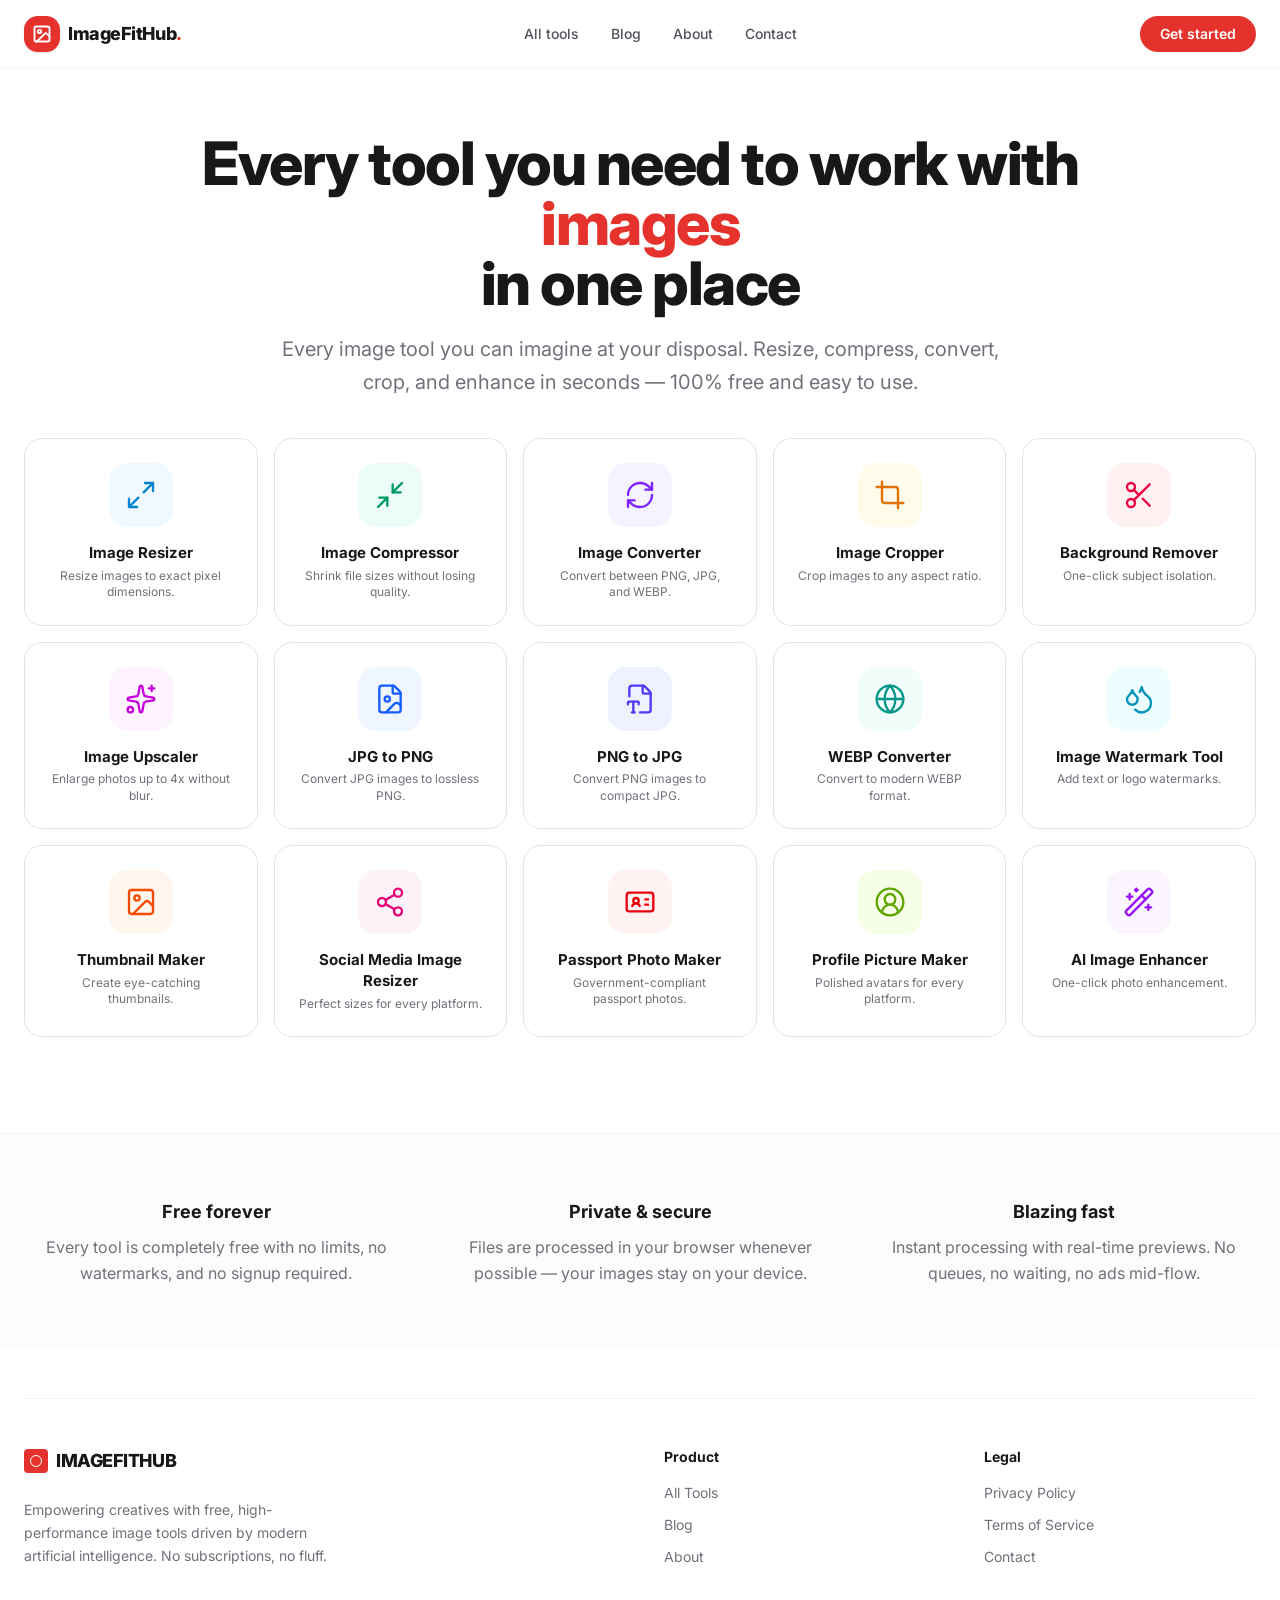
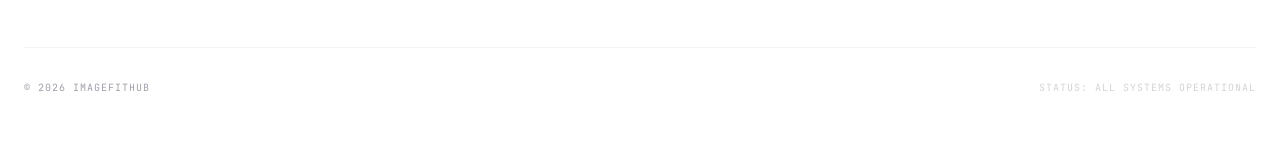
<file: index.html>
<!doctype html>
<html lang="en">
  <head>
    <meta charset="UTF-8" />
    <link rel="icon" type="image/x-icon" href="./favicon.ico" />
    <meta name="viewport" content="width=device-width, initial-scale=1.0" />
    <title>ImageFitHub — Free AI Image Tools</title>
    <meta name="description" content="Free AI-powered image tools. Resize, compress, convert, crop, enhance and optimize images instantly. No signup required." />
    <meta property="og:title" content="ImageFitHub — Free AI Image Tools" />
    <meta property="og:description" content="Every image tool you need — free, in your browser." />
    <meta property="og:type" content="website" />
    <meta name="twitter:card" content="summary_large_image" />
    <link rel="preconnect" href="https://fonts.googleapis.com" />
    <link rel="preconnect" href="https://fonts.gstatic.com" crossorigin />
    <link rel="stylesheet" href="https://fonts.googleapis.com/css2?family=Inter:wght@400;500;600;700;800&family=JetBrains+Mono:wght@500&display=swap" />
    <script type="module" crossorigin src="./assets/index-BQZq5iU8.js"></script>
    <link rel="stylesheet" crossorigin href="./assets/index-CP21v1qA.css">
  </head>
  <body>
    <div id="root"></div>
  </body>
</html>
</file>
<file: assets/index-CP21v1qA.css>
@layer properties{@supports (((-webkit-hyphens:none)) and (not (margin-trim:inline))) or ((-moz-orient:inline) and (not (color:rgb(from red r g b)))){*,:before,:after,::backdrop{--tw-space-y-reverse:0;--tw-border-style:solid;--tw-leading:initial;--tw-font-weight:initial;--tw-tracking:initial;--tw-shadow:0 0 #0000;--tw-shadow-color:initial;--tw-shadow-alpha:100%;--tw-inset-shadow:0 0 #0000;--tw-inset-shadow-color:initial;--tw-inset-shadow-alpha:100%;--tw-ring-color:initial;--tw-ring-shadow:0 0 #0000;--tw-inset-ring-color:initial;--tw-inset-ring-shadow:0 0 #0000;--tw-ring-inset:initial;--tw-ring-offset-width:0px;--tw-ring-offset-color:#fff;--tw-ring-offset-shadow:0 0 #0000;--tw-blur:initial;--tw-brightness:initial;--tw-contrast:initial;--tw-grayscale:initial;--tw-hue-rotate:initial;--tw-invert:initial;--tw-opacity:initial;--tw-saturate:initial;--tw-sepia:initial;--tw-drop-shadow:initial;--tw-drop-shadow-color:initial;--tw-drop-shadow-alpha:100%;--tw-drop-shadow-size:initial;--tw-backdrop-blur:initial;--tw-backdrop-brightness:initial;--tw-backdrop-contrast:initial;--tw-backdrop-grayscale:initial;--tw-backdrop-hue-rotate:initial;--tw-backdrop-invert:initial;--tw-backdrop-opacity:initial;--tw-backdrop-saturate:initial;--tw-backdrop-sepia:initial;--tw-duration:initial;--tw-scale-x:1;--tw-scale-y:1;--tw-scale-z:1;--tw-translate-x:0;--tw-translate-y:0;--tw-translate-z:0;--tw-animation-delay:0s;--tw-animation-direction:normal;--tw-animation-duration:initial;--tw-animation-fill-mode:none;--tw-animation-iteration-count:1;--tw-enter-blur:0;--tw-enter-opacity:1;--tw-enter-rotate:0;--tw-enter-scale:1;--tw-enter-translate-x:0;--tw-enter-translate-y:0;--tw-exit-blur:0;--tw-exit-opacity:1;--tw-exit-rotate:0;--tw-exit-scale:1;--tw-exit-translate-x:0;--tw-exit-translate-y:0}}}@layer theme{:root,:host{--font-sans:"Inter", ui-sans-serif, system-ui, sans-serif;--font-mono:"JetBrains Mono", ui-monospace, monospace;--color-red-50:oklch(97.1% .013 17.38);--color-red-600:oklch(57.7% .245 27.325);--color-orange-50:oklch(98% .016 73.684);--color-orange-600:oklch(64.6% .222 41.116);--color-amber-50:oklch(98.7% .022 95.277);--color-amber-600:oklch(66.6% .179 58.318);--color-lime-50:oklch(98.6% .031 120.757);--color-lime-600:oklch(64.8% .2 131.684);--color-emerald-50:oklch(97.9% .021 166.113);--color-emerald-600:oklch(59.6% .145 163.225);--color-teal-50:oklch(98.4% .014 180.72);--color-teal-600:oklch(60% .118 184.704);--color-cyan-50:oklch(98.4% .019 200.873);--color-cyan-600:oklch(60.9% .126 221.723);--color-sky-50:oklch(97.7% .013 236.62);--color-sky-600:oklch(58.8% .158 241.966);--color-blue-50:oklch(97% .014 254.604);--color-blue-600:oklch(54.6% .245 262.881);--color-indigo-50:oklch(96.2% .018 272.314);--color-indigo-600:oklch(51.1% .262 276.966);--color-violet-50:oklch(96.9% .016 293.756);--color-violet-600:oklch(54.1% .281 293.009);--color-purple-50:oklch(97.7% .014 308.299);--color-purple-600:oklch(55.8% .288 302.321);--color-fuchsia-50:oklch(97.7% .017 320.058);--color-fuchsia-600:oklch(59.1% .293 322.896);--color-pink-50:oklch(97.1% .014 343.198);--color-pink-600:oklch(59.2% .249 .584);--color-rose-50:oklch(96.9% .015 12.422);--color-rose-600:oklch(58.6% .253 17.585);--color-zinc-50:oklch(98.5% 0 none);--color-zinc-100:oklch(96.7% .001 286.375);--color-zinc-200:oklch(92% .004 286.32);--color-zinc-300:oklch(87.1% .006 286.286);--color-zinc-400:oklch(70.5% .015 286.067);--color-zinc-500:oklch(55.2% .016 285.938);--color-zinc-600:oklch(44.2% .017 285.786);--color-zinc-700:oklch(37% .013 285.805);--color-zinc-800:oklch(27.4% .006 286.033);--color-zinc-900:oklch(21% .006 285.885);--color-white:#fff;--spacing:.25rem;--container-xs:20rem;--container-md:28rem;--container-xl:36rem;--container-2xl:42rem;--container-3xl:48rem;--container-4xl:56rem;--container-5xl:64rem;--container-7xl:80rem;--text-xs:.75rem;--text-xs--line-height:calc(1 / .75);--text-sm:.875rem;--text-sm--line-height:calc(1.25 / .875);--text-lg:1.125rem;--text-lg--line-height:calc(1.75 / 1.125);--text-xl:1.25rem;--text-xl--line-height:calc(1.75 / 1.25);--text-2xl:1.5rem;--text-2xl--line-height:calc(2 / 1.5);--text-3xl:1.875rem;--text-3xl--line-height: 1.2 ;--text-4xl:2.25rem;--text-4xl--line-height:calc(2.5 / 2.25);--text-5xl:3rem;--text-5xl--line-height:1;--text-6xl:3.75rem;--text-6xl--line-height:1;--text-7xl:4.5rem;--text-7xl--line-height:1;--font-weight-medium:500;--font-weight-semibold:600;--font-weight-bold:700;--font-weight-extrabold:800;--tracking-tighter:-.05em;--tracking-tight:-.025em;--tracking-widest:.1em;--leading-tight:1.25;--leading-snug:1.375;--leading-relaxed:1.625;--blur-md:12px;--default-transition-duration:.15s;--default-transition-timing-function:cubic-bezier(.4, 0, .2, 1);--default-font-family:var(--font-sans);--default-mono-font-family:var(--font-mono);--color-brand:#e5322d;--color-brand-dark:#b8241f;--color-background:var(--background);--color-foreground:var(--foreground);--color-border:var(--border)}}@layer base{*,:after,:before,::backdrop{box-sizing:border-box;border:0 solid;margin:0;padding:0}::file-selector-button{box-sizing:border-box;border:0 solid;margin:0;padding:0}html,:host{-webkit-text-size-adjust:100%;tab-size:4;line-height:1.5;font-family:var(--default-font-family,-apple-system, BlinkMacSystemFont, "Segoe UI", Roboto, "Helvetica Neue", "Noto Sans", Arial, sans-serif, "Apple Color Emoji", "Segoe UI Emoji", "Segoe UI Symbol", "Noto Color Emoji");font-feature-settings:var(--default-font-feature-settings,normal);font-variation-settings:var(--default-font-variation-settings,normal);-webkit-tap-highlight-color:transparent}hr{height:0;color:inherit;border-top-width:1px}abbr:where([title]){-webkit-text-decoration:underline dotted;text-decoration:underline dotted}h1,h2,h3,h4,h5,h6{font-size:inherit;font-weight:inherit}a{color:inherit;-webkit-text-decoration:inherit;text-decoration:inherit}b,strong{font-weight:bolder}code,kbd,samp,pre{font-family:var(--default-mono-font-family,ui-monospace, SFMono-Regular, Menlo, Monaco, Consolas, "Liberation Mono", "Courier New", monospace);font-feature-settings:var(--default-mono-font-feature-settings,normal);font-variation-settings:var(--default-mono-font-variation-settings,normal);font-size:1em}small{font-size:80%}sub,sup{vertical-align:baseline;font-size:75%;line-height:0;position:relative}sub{bottom:-.25em}sup{top:-.5em}table{text-indent:0;border-color:inherit;border-collapse:collapse}:-moz-focusring:where(:not(iframe)){outline:auto}progress{vertical-align:baseline}summary{display:list-item}ol,ul,menu{list-style:none}img,svg,video,canvas,audio,iframe,embed,object{vertical-align:middle;display:block}img,video{max-width:100%;height:auto}button,input,select,optgroup,textarea{font:inherit;font-feature-settings:inherit;font-variation-settings:inherit;letter-spacing:inherit;color:inherit;opacity:1;background-color:#0000;border-radius:0}::file-selector-button{font:inherit;font-feature-settings:inherit;font-variation-settings:inherit;letter-spacing:inherit;color:inherit;opacity:1;background-color:#0000;border-radius:0}:where(select:is([multiple],[size])) optgroup{font-weight:bolder}:where(select:is([multiple],[size])) optgroup option{padding-inline-start:20px}::file-selector-button{margin-inline-end:4px}::placeholder{opacity:1}@supports (not ((-webkit-appearance:-apple-pay-button))) or (contain-intrinsic-size:1px){::placeholder{color:currentColor}@supports (color:color-mix(in lab,red,red)){::placeholder{color:color-mix(in oklab,currentcolor 50%,transparent)}}}textarea{resize:vertical}::-webkit-search-decoration{-webkit-appearance:none}::-webkit-date-and-time-value{min-height:1lh;text-align:inherit}::-webkit-datetime-edit{display:inline-flex}::-webkit-datetime-edit-fields-wrapper{padding:0}::-webkit-datetime-edit{padding-block:0}::-webkit-datetime-edit-year-field{padding-block:0}::-webkit-datetime-edit-month-field{padding-block:0}::-webkit-datetime-edit-day-field{padding-block:0}::-webkit-datetime-edit-hour-field{padding-block:0}::-webkit-datetime-edit-minute-field{padding-block:0}::-webkit-datetime-edit-second-field{padding-block:0}::-webkit-datetime-edit-millisecond-field{padding-block:0}::-webkit-datetime-edit-meridiem-field{padding-block:0}::-webkit-calendar-picker-indicator{line-height:1}:-moz-ui-invalid{box-shadow:none}button,input:where([type=button],[type=reset],[type=submit]){appearance:button}::file-selector-button{appearance:button}::-webkit-inner-spin-button{height:auto}::-webkit-outer-spin-button{height:auto}[hidden]:where(:not([hidden=until-found])){display:none!important}*{border-color:var(--color-border)}body{background-color:var(--color-background);color:var(--color-foreground)}}@layer components;@layer utilities{.visible{visibility:visible}.relative{position:relative}.sticky{position:sticky}.top-0{top:0}.z-40{z-index:40}.col-span-2{grid-column:span 2/span 2}.mx-auto{margin-inline:auto}.mt-1{margin-top:var(--spacing)}.mt-2{margin-top:calc(var(--spacing) * 2)}.mt-3{margin-top:calc(var(--spacing) * 3)}.mt-4{margin-top:calc(var(--spacing) * 4)}.mt-6{margin-top:calc(var(--spacing) * 6)}.mt-12{margin-top:calc(var(--spacing) * 12)}.mt-20{margin-top:calc(var(--spacing) * 20)}.mt-24{margin-top:calc(var(--spacing) * 24)}.mb-1{margin-bottom:var(--spacing)}.mb-2{margin-bottom:calc(var(--spacing) * 2)}.mb-3{margin-bottom:calc(var(--spacing) * 3)}.mb-4{margin-bottom:calc(var(--spacing) * 4)}.mb-5{margin-bottom:calc(var(--spacing) * 5)}.mb-6{margin-bottom:calc(var(--spacing) * 6)}.mb-8{margin-bottom:calc(var(--spacing) * 8)}.mb-12{margin-bottom:calc(var(--spacing) * 12)}.mb-14{margin-bottom:calc(var(--spacing) * 14)}.block{display:block}.flex{display:flex}.grid{display:grid}.hidden{display:none}.inline-flex{display:inline-flex}.size-3{width:calc(var(--spacing) * 3);height:calc(var(--spacing) * 3)}.size-5{width:calc(var(--spacing) * 5);height:calc(var(--spacing) * 5)}.size-6{width:calc(var(--spacing) * 6);height:calc(var(--spacing) * 6)}.size-7{width:calc(var(--spacing) * 7);height:calc(var(--spacing) * 7)}.size-8{width:calc(var(--spacing) * 8);height:calc(var(--spacing) * 8)}.size-9{width:calc(var(--spacing) * 9);height:calc(var(--spacing) * 9)}.size-12{width:calc(var(--spacing) * 12);height:calc(var(--spacing) * 12)}.size-14{width:calc(var(--spacing) * 14);height:calc(var(--spacing) * 14)}.size-16{width:calc(var(--spacing) * 16);height:calc(var(--spacing) * 16)}.h-10{height:calc(var(--spacing) * 10)}.h-64{height:calc(var(--spacing) * 64)}.min-h-screen{min-height:100vh}.w-full{width:100%}.max-w-2xl{max-width:var(--container-2xl)}.max-w-3xl{max-width:var(--container-3xl)}.max-w-4xl{max-width:var(--container-4xl)}.max-w-5xl{max-width:var(--container-5xl)}.max-w-7xl{max-width:var(--container-7xl)}.max-w-md{max-width:var(--container-md)}.max-w-xl{max-width:var(--container-xl)}.max-w-xs{max-width:var(--container-xs)}.flex-shrink-0{flex-shrink:0}.cursor-pointer{cursor:pointer}.resize{resize:both}.resize-none{resize:none}.list-none{list-style-type:none}.grid-cols-2{grid-template-columns:repeat(2,minmax(0,1fr))}.flex-col{flex-direction:column}.flex-wrap{flex-wrap:wrap}.place-items-center{place-items:center}.items-center{align-items:center}.justify-between{justify-content:space-between}.justify-center{justify-content:center}.gap-2{gap:calc(var(--spacing) * 2)}.gap-3{gap:calc(var(--spacing) * 3)}.gap-4{gap:calc(var(--spacing) * 4)}.gap-6{gap:calc(var(--spacing) * 6)}.gap-8{gap:calc(var(--spacing) * 8)}.gap-10{gap:calc(var(--spacing) * 10)}.gap-12{gap:calc(var(--spacing) * 12)}:where(.space-y-3>:not(:last-child)){--tw-space-y-reverse:0;margin-block-start:calc(calc(var(--spacing) * 3) * var(--tw-space-y-reverse));margin-block-end:calc(calc(var(--spacing) * 3) * calc(1 - var(--tw-space-y-reverse)))}:where(.space-y-4>:not(:last-child)){--tw-space-y-reverse:0;margin-block-start:calc(calc(var(--spacing) * 4) * var(--tw-space-y-reverse));margin-block-end:calc(calc(var(--spacing) * 4) * calc(1 - var(--tw-space-y-reverse)))}:where(.space-y-5>:not(:last-child)){--tw-space-y-reverse:0;margin-block-start:calc(calc(var(--spacing) * 5) * var(--tw-space-y-reverse));margin-block-end:calc(calc(var(--spacing) * 5) * calc(1 - var(--tw-space-y-reverse)))}:where(.space-y-6>:not(:last-child)){--tw-space-y-reverse:0;margin-block-start:calc(calc(var(--spacing) * 6) * var(--tw-space-y-reverse));margin-block-end:calc(calc(var(--spacing) * 6) * calc(1 - var(--tw-space-y-reverse)))}.rounded{border-radius:.25rem}.rounded-2xl{border-radius:calc(var(--radius) + 8px)}.rounded-3xl{border-radius:calc(var(--radius) + 12px)}.rounded-full{border-radius:3.40282e38px}.rounded-lg{border-radius:var(--radius)}.rounded-md{border-radius:calc(var(--radius) - 2px)}.rounded-sm{border-radius:calc(var(--radius) - 4px)}.rounded-xl{border-radius:calc(var(--radius) + 4px)}.border{border-style:var(--tw-border-style);border-width:1px}.border-2{border-style:var(--tw-border-style);border-width:2px}.border-t{border-top-style:var(--tw-border-style);border-top-width:1px}.border-b{border-bottom-style:var(--tw-border-style);border-bottom-width:1px}.border-dashed{--tw-border-style:dashed;border-style:dashed}.border-brand{border-color:var(--color-brand)}.border-brand\/60{border-color:#e5322d99}@supports (color:color-mix(in lab,red,red)){.border-brand\/60{border-color:color-mix(in oklab,var(--color-brand) 60%,transparent)}}.border-white{border-color:var(--color-white)}.border-zinc-100{border-color:var(--color-zinc-100)}.border-zinc-200{border-color:var(--color-zinc-200)}.border-zinc-400{border-color:var(--color-zinc-400)}.bg-amber-50{background-color:var(--color-amber-50)}.bg-blue-50{background-color:var(--color-blue-50)}.bg-brand{background-color:var(--color-brand)}.bg-brand\/5{background-color:#e5322d0d}@supports (color:color-mix(in lab,red,red)){.bg-brand\/5{background-color:color-mix(in oklab,var(--color-brand) 5%,transparent)}}.bg-cyan-50{background-color:var(--color-cyan-50)}.bg-emerald-50{background-color:var(--color-emerald-50)}.bg-fuchsia-50{background-color:var(--color-fuchsia-50)}.bg-indigo-50{background-color:var(--color-indigo-50)}.bg-lime-50{background-color:var(--color-lime-50)}.bg-orange-50{background-color:var(--color-orange-50)}.bg-pink-50{background-color:var(--color-pink-50)}.bg-purple-50{background-color:var(--color-purple-50)}.bg-red-50{background-color:var(--color-red-50)}.bg-rose-50{background-color:var(--color-rose-50)}.bg-sky-50{background-color:var(--color-sky-50)}.bg-teal-50{background-color:var(--color-teal-50)}.bg-violet-50{background-color:var(--color-violet-50)}.bg-white{background-color:var(--color-white)}.bg-white\/80{background-color:#fffc}@supports (color:color-mix(in lab,red,red)){.bg-white\/80{background-color:color-mix(in oklab,var(--color-white) 80%,transparent)}}.bg-zinc-50{background-color:var(--color-zinc-50)}.bg-zinc-50\/60{background-color:#fafafa99}@supports (color:color-mix(in lab,red,red)){.bg-zinc-50\/60{background-color:color-mix(in oklab,var(--color-zinc-50) 60%,transparent)}}.bg-zinc-900{background-color:var(--color-zinc-900)}.object-contain{object-fit:contain}.p-2{padding:calc(var(--spacing) * 2)}.p-4{padding:calc(var(--spacing) * 4)}.p-5{padding:calc(var(--spacing) * 5)}.p-6{padding:calc(var(--spacing) * 6)}.p-8{padding:calc(var(--spacing) * 8)}.px-3{padding-inline:calc(var(--spacing) * 3)}.px-4{padding-inline:calc(var(--spacing) * 4)}.px-5{padding-inline:calc(var(--spacing) * 5)}.px-6{padding-inline:calc(var(--spacing) * 6)}.py-1\.5{padding-block:calc(var(--spacing) * 1.5)}.py-2{padding-block:calc(var(--spacing) * 2)}.py-2\.5{padding-block:calc(var(--spacing) * 2.5)}.py-3{padding-block:calc(var(--spacing) * 3)}.py-4{padding-block:calc(var(--spacing) * 4)}.py-12{padding-block:calc(var(--spacing) * 12)}.py-16{padding-block:calc(var(--spacing) * 16)}.py-20{padding-block:calc(var(--spacing) * 20)}.pt-1{padding-top:var(--spacing)}.pt-8{padding-top:calc(var(--spacing) * 8)}.pt-12{padding-top:calc(var(--spacing) * 12)}.pt-16{padding-top:calc(var(--spacing) * 16)}.pb-10{padding-bottom:calc(var(--spacing) * 10)}.pb-24{padding-bottom:calc(var(--spacing) * 24)}.text-center{text-align:center}.font-mono{font-family:var(--font-mono)}.font-sans{font-family:var(--font-sans)}.text-2xl{font-size:var(--text-2xl);line-height:var(--tw-leading,var(--text-2xl--line-height))}.text-4xl{font-size:var(--text-4xl);line-height:var(--tw-leading,var(--text-4xl--line-height))}.text-5xl{font-size:var(--text-5xl);line-height:var(--tw-leading,var(--text-5xl--line-height))}.text-7xl{font-size:var(--text-7xl);line-height:var(--tw-leading,var(--text-7xl--line-height))}.text-lg{font-size:var(--text-lg);line-height:var(--tw-leading,var(--text-lg--line-height))}.text-sm{font-size:var(--text-sm);line-height:var(--tw-leading,var(--text-sm--line-height))}.text-xl{font-size:var(--text-xl);line-height:var(--tw-leading,var(--text-xl--line-height))}.text-xs{font-size:var(--text-xs);line-height:var(--tw-leading,var(--text-xs--line-height))}.text-\[10px\]{font-size:10px}.text-\[15px\]{font-size:15px}.leading-relaxed{--tw-leading:var(--leading-relaxed);line-height:var(--leading-relaxed)}.leading-snug{--tw-leading:var(--leading-snug);line-height:var(--leading-snug)}.leading-tight{--tw-leading:var(--leading-tight);line-height:var(--leading-tight)}.font-bold{--tw-font-weight:var(--font-weight-bold);font-weight:var(--font-weight-bold)}.font-extrabold{--tw-font-weight:var(--font-weight-extrabold);font-weight:var(--font-weight-extrabold)}.font-medium{--tw-font-weight:var(--font-weight-medium);font-weight:var(--font-weight-medium)}.font-semibold{--tw-font-weight:var(--font-weight-semibold);font-weight:var(--font-weight-semibold)}.tracking-tight{--tw-tracking:var(--tracking-tight);letter-spacing:var(--tracking-tight)}.tracking-tighter{--tw-tracking:var(--tracking-tighter);letter-spacing:var(--tracking-tighter)}.tracking-widest{--tw-tracking:var(--tracking-widest);letter-spacing:var(--tracking-widest)}.text-amber-600{color:var(--color-amber-600)}.text-blue-600{color:var(--color-blue-600)}.text-brand{color:var(--color-brand)}.text-cyan-600{color:var(--color-cyan-600)}.text-emerald-600{color:var(--color-emerald-600)}.text-fuchsia-600{color:var(--color-fuchsia-600)}.text-indigo-600{color:var(--color-indigo-600)}.text-lime-600{color:var(--color-lime-600)}.text-orange-600{color:var(--color-orange-600)}.text-pink-600{color:var(--color-pink-600)}.text-purple-600{color:var(--color-purple-600)}.text-red-600{color:var(--color-red-600)}.text-rose-600{color:var(--color-rose-600)}.text-sky-600{color:var(--color-sky-600)}.text-teal-600{color:var(--color-teal-600)}.text-violet-600{color:var(--color-violet-600)}.text-white{color:var(--color-white)}.text-zinc-300{color:var(--color-zinc-300)}.text-zinc-400{color:var(--color-zinc-400)}.text-zinc-500{color:var(--color-zinc-500)}.text-zinc-600{color:var(--color-zinc-600)}.text-zinc-700{color:var(--color-zinc-700)}.text-zinc-900{color:var(--color-zinc-900)}.uppercase{text-transform:uppercase}.accent-brand{accent-color:var(--color-brand)}.shadow-sm{--tw-shadow:0 1px 3px 0 var(--tw-shadow-color,#0000001a), 0 1px 2px -1px var(--tw-shadow-color,#0000001a);box-shadow:var(--tw-inset-shadow),var(--tw-inset-ring-shadow),var(--tw-ring-offset-shadow),var(--tw-ring-shadow),var(--tw-shadow)}.filter{filter:var(--tw-blur,) var(--tw-brightness,) var(--tw-contrast,) var(--tw-grayscale,) var(--tw-hue-rotate,) var(--tw-invert,) var(--tw-saturate,) var(--tw-sepia,) var(--tw-drop-shadow,)}.backdrop-blur-md{--tw-backdrop-blur:blur(var(--blur-md));-webkit-backdrop-filter:var(--tw-backdrop-blur,) var(--tw-backdrop-brightness,) var(--tw-backdrop-contrast,) var(--tw-backdrop-grayscale,) var(--tw-backdrop-hue-rotate,) var(--tw-backdrop-invert,) var(--tw-backdrop-opacity,) var(--tw-backdrop-saturate,) var(--tw-backdrop-sepia,);backdrop-filter:var(--tw-backdrop-blur,) var(--tw-backdrop-brightness,) var(--tw-backdrop-contrast,) var(--tw-backdrop-grayscale,) var(--tw-backdrop-hue-rotate,) var(--tw-backdrop-invert,) var(--tw-backdrop-opacity,) var(--tw-backdrop-saturate,) var(--tw-backdrop-sepia,)}.transition-all{transition-property:all;transition-timing-function:var(--tw-ease,var(--default-transition-timing-function));transition-duration:var(--tw-duration,var(--default-transition-duration))}.transition-colors{transition-property:color,background-color,border-color,outline-color,text-decoration-color,fill,stroke,--tw-gradient-from,--tw-gradient-via,--tw-gradient-to;transition-timing-function:var(--tw-ease,var(--default-transition-timing-function));transition-duration:var(--tw-duration,var(--default-transition-duration))}.transition-transform{transition-property:transform,translate,scale,rotate;transition-timing-function:var(--tw-ease,var(--default-transition-timing-function));transition-duration:var(--tw-duration,var(--default-transition-duration))}.duration-200{--tw-duration:.2s;transition-duration:.2s}.group-open\:rotate-45:is(:where(.group):is([open],:popover-open,:open) *){rotate:45deg}@media(hover:hover){.group-hover\:scale-110:is(:where(.group):hover *){--tw-scale-x:110%;--tw-scale-y:110%;--tw-scale-z:110%;scale:var(--tw-scale-x) var(--tw-scale-y)}.group-hover\:text-brand:is(:where(.group):hover *){color:var(--color-brand)}.hover\:-translate-y-1:hover{--tw-translate-y:calc(var(--spacing) * -1);translate:var(--tw-translate-x) var(--tw-translate-y)}.hover\:border-brand\/30:hover{border-color:#e5322d4d}@supports (color:color-mix(in lab,red,red)){.hover\:border-brand\/30:hover{border-color:color-mix(in oklab,var(--color-brand) 30%,transparent)}}.hover\:border-brand\/40:hover{border-color:#e5322d66}@supports (color:color-mix(in lab,red,red)){.hover\:border-brand\/40:hover{border-color:color-mix(in oklab,var(--color-brand) 40%,transparent)}}.hover\:border-transparent:hover{border-color:#0000}.hover\:bg-brand-dark:hover{background-color:var(--color-brand-dark)}.hover\:bg-zinc-800:hover{background-color:var(--color-zinc-800)}.hover\:text-brand:hover{color:var(--color-brand)}.hover\:shadow-xl:hover{--tw-shadow:0 20px 25px -5px var(--tw-shadow-color,#0000001a), 0 8px 10px -6px var(--tw-shadow-color,#0000001a);box-shadow:var(--tw-inset-shadow),var(--tw-inset-ring-shadow),var(--tw-ring-offset-shadow),var(--tw-ring-shadow),var(--tw-shadow)}}.focus\:border-brand:focus{border-color:var(--color-brand)}.focus\:outline-none:focus{--tw-outline-style:none;outline-style:none}.disabled\:opacity-50:disabled{opacity:.5}@media(min-width:40rem){.sm\:grid-cols-3{grid-template-columns:repeat(3,minmax(0,1fr))}}@media(min-width:48rem){.md\:block{display:block}.md\:flex{display:flex}.md\:grid-cols-2{grid-template-columns:repeat(2,minmax(0,1fr))}.md\:grid-cols-3{grid-template-columns:repeat(3,minmax(0,1fr))}.md\:grid-cols-4{grid-template-columns:repeat(4,minmax(0,1fr))}.md\:text-3xl{font-size:var(--text-3xl);line-height:var(--tw-leading,var(--text-3xl--line-height))}.md\:text-5xl{font-size:var(--text-5xl);line-height:var(--tw-leading,var(--text-5xl--line-height))}.md\:text-6xl{font-size:var(--text-6xl);line-height:var(--tw-leading,var(--text-6xl--line-height))}.md\:text-xl{font-size:var(--text-xl);line-height:var(--tw-leading,var(--text-xl--line-height))}}@media(min-width:64rem){.lg\:grid-cols-5{grid-template-columns:repeat(5,minmax(0,1fr))}}}@property --tw-animation-delay{syntax:"*";inherits:false;initial-value:0s}@property --tw-animation-direction{syntax:"*";inherits:false;initial-value:normal}@property --tw-animation-duration{syntax:"*";inherits:false}@property --tw-animation-fill-mode{syntax:"*";inherits:false;initial-value:none}@property --tw-animation-iteration-count{syntax:"*";inherits:false;initial-value:1}@property --tw-enter-blur{syntax:"*";inherits:false;initial-value:0}@property --tw-enter-opacity{syntax:"*";inherits:false;initial-value:1}@property --tw-enter-rotate{syntax:"*";inherits:false;initial-value:0}@property --tw-enter-scale{syntax:"*";inherits:false;initial-value:1}@property --tw-enter-translate-x{syntax:"*";inherits:false;initial-value:0}@property --tw-enter-translate-y{syntax:"*";inherits:false;initial-value:0}@property --tw-exit-blur{syntax:"*";inherits:false;initial-value:0}@property --tw-exit-opacity{syntax:"*";inherits:false;initial-value:1}@property --tw-exit-rotate{syntax:"*";inherits:false;initial-value:0}@property --tw-exit-scale{syntax:"*";inherits:false;initial-value:1}@property --tw-exit-translate-x{syntax:"*";inherits:false;initial-value:0}@property --tw-exit-translate-y{syntax:"*";inherits:false;initial-value:0}:root{--radius:.625rem;--background:oklch(100% 0 0);--foreground:oklch(12.9% .042 264.695);--card:oklch(100% 0 0);--card-foreground:oklch(12.9% .042 264.695);--popover:oklch(100% 0 0);--popover-foreground:oklch(12.9% .042 264.695);--primary:oklch(20.8% .042 265.755);--primary-foreground:oklch(98.4% .003 247.858);--secondary:oklch(96.8% .007 247.896);--secondary-foreground:oklch(20.8% .042 265.755);--muted:oklch(96.8% .007 247.896);--muted-foreground:oklch(55.4% .046 257.417);--accent:oklch(96.8% .007 247.896);--accent-foreground:oklch(20.8% .042 265.755);--destructive:oklch(57.7% .245 27.325);--destructive-foreground:oklch(98.4% .003 247.858);--border:oklch(92.9% .013 255.508);--input:oklch(92.9% .013 255.508);--ring:oklch(70.4% .04 256.788);--chart-1:oklch(64.6% .222 41.116);--chart-2:oklch(60% .118 184.704);--chart-3:oklch(39.8% .07 227.392);--chart-4:oklch(82.8% .189 84.429);--chart-5:oklch(76.9% .188 70.08);--sidebar:oklch(98.4% .003 247.858);--sidebar-foreground:oklch(12.9% .042 264.695);--sidebar-primary:oklch(20.8% .042 265.755);--sidebar-primary-foreground:oklch(98.4% .003 247.858);--sidebar-accent:oklch(96.8% .007 247.896);--sidebar-accent-foreground:oklch(20.8% .042 265.755);--sidebar-border:oklch(92.9% .013 255.508);--sidebar-ring:oklch(70.4% .04 256.788)}.dark{--background:oklch(12.9% .042 264.695);--foreground:oklch(98.4% .003 247.858);--card:oklch(20.8% .042 265.755);--card-foreground:oklch(98.4% .003 247.858);--popover:oklch(20.8% .042 265.755);--popover-foreground:oklch(98.4% .003 247.858);--primary:oklch(92.9% .013 255.508);--primary-foreground:oklch(20.8% .042 265.755);--secondary:oklch(27.9% .041 260.031);--secondary-foreground:oklch(98.4% .003 247.858);--muted:oklch(27.9% .041 260.031);--muted-foreground:oklch(70.4% .04 256.788);--accent:oklch(27.9% .041 260.031);--accent-foreground:oklch(98.4% .003 247.858);--destructive:oklch(70.4% .191 22.216);--destructive-foreground:oklch(98.4% .003 247.858);--border:oklch(100% 0 0/.1);--input:oklch(100% 0 0/.15);--ring:oklch(55.1% .027 264.364);--chart-1:oklch(48.8% .243 264.376);--chart-2:oklch(69.6% .17 162.48);--chart-3:oklch(76.9% .188 70.08);--chart-4:oklch(62.7% .265 303.9);--chart-5:oklch(64.5% .246 16.439);--sidebar:oklch(20.8% .042 265.755);--sidebar-foreground:oklch(98.4% .003 247.858);--sidebar-primary:oklch(48.8% .243 264.376);--sidebar-primary-foreground:oklch(98.4% .003 247.858);--sidebar-accent:oklch(27.9% .041 260.031);--sidebar-accent-foreground:oklch(98.4% .003 247.858);--sidebar-border:oklch(100% 0 0/.1);--sidebar-ring:oklch(55.1% .027 264.364)}@property --tw-space-y-reverse{syntax:"*";inherits:false;initial-value:0}@property --tw-border-style{syntax:"*";inherits:false;initial-value:solid}@property --tw-leading{syntax:"*";inherits:false}@property --tw-font-weight{syntax:"*";inherits:false}@property --tw-tracking{syntax:"*";inherits:false}@property --tw-shadow{syntax:"*";inherits:false;initial-value:0 0 #0000}@property --tw-shadow-color{syntax:"*";inherits:false}@property --tw-shadow-alpha{syntax:"<percentage>";inherits:false;initial-value:100%}@property --tw-inset-shadow{syntax:"*";inherits:false;initial-value:0 0 #0000}@property --tw-inset-shadow-color{syntax:"*";inherits:false}@property --tw-inset-shadow-alpha{syntax:"<percentage>";inherits:false;initial-value:100%}@property --tw-ring-color{syntax:"*";inherits:false}@property --tw-ring-shadow{syntax:"*";inherits:false;initial-value:0 0 #0000}@property --tw-inset-ring-color{syntax:"*";inherits:false}@property --tw-inset-ring-shadow{syntax:"*";inherits:false;initial-value:0 0 #0000}@property --tw-ring-inset{syntax:"*";inherits:false}@property --tw-ring-offset-width{syntax:"<length>";inherits:false;initial-value:0}@property --tw-ring-offset-color{syntax:"*";inherits:false;initial-value:#fff}@property --tw-ring-offset-shadow{syntax:"*";inherits:false;initial-value:0 0 #0000}@property --tw-blur{syntax:"*";inherits:false}@property --tw-brightness{syntax:"*";inherits:false}@property --tw-contrast{syntax:"*";inherits:false}@property --tw-grayscale{syntax:"*";inherits:false}@property --tw-hue-rotate{syntax:"*";inherits:false}@property --tw-invert{syntax:"*";inherits:false}@property --tw-opacity{syntax:"*";inherits:false}@property --tw-saturate{syntax:"*";inherits:false}@property --tw-sepia{syntax:"*";inherits:false}@property --tw-drop-shadow{syntax:"*";inherits:false}@property --tw-drop-shadow-color{syntax:"*";inherits:false}@property --tw-drop-shadow-alpha{syntax:"<percentage>";inherits:false;initial-value:100%}@property --tw-drop-shadow-size{syntax:"*";inherits:false}@property --tw-backdrop-blur{syntax:"*";inherits:false}@property --tw-backdrop-brightness{syntax:"*";inherits:false}@property --tw-backdrop-contrast{syntax:"*";inherits:false}@property --tw-backdrop-grayscale{syntax:"*";inherits:false}@property --tw-backdrop-hue-rotate{syntax:"*";inherits:false}@property --tw-backdrop-invert{syntax:"*";inherits:false}@property --tw-backdrop-opacity{syntax:"*";inherits:false}@property --tw-backdrop-saturate{syntax:"*";inherits:false}@property --tw-backdrop-sepia{syntax:"*";inherits:false}@property --tw-duration{syntax:"*";inherits:false}@property --tw-scale-x{syntax:"*";inherits:false;initial-value:1}@property --tw-scale-y{syntax:"*";inherits:false;initial-value:1}@property --tw-scale-z{syntax:"*";inherits:false;initial-value:1}@property --tw-translate-x{syntax:"*";inherits:false;initial-value:0}@property --tw-translate-y{syntax:"*";inherits:false;initial-value:0}@property --tw-translate-z{syntax:"*";inherits:false;initial-value:0}
</file>
